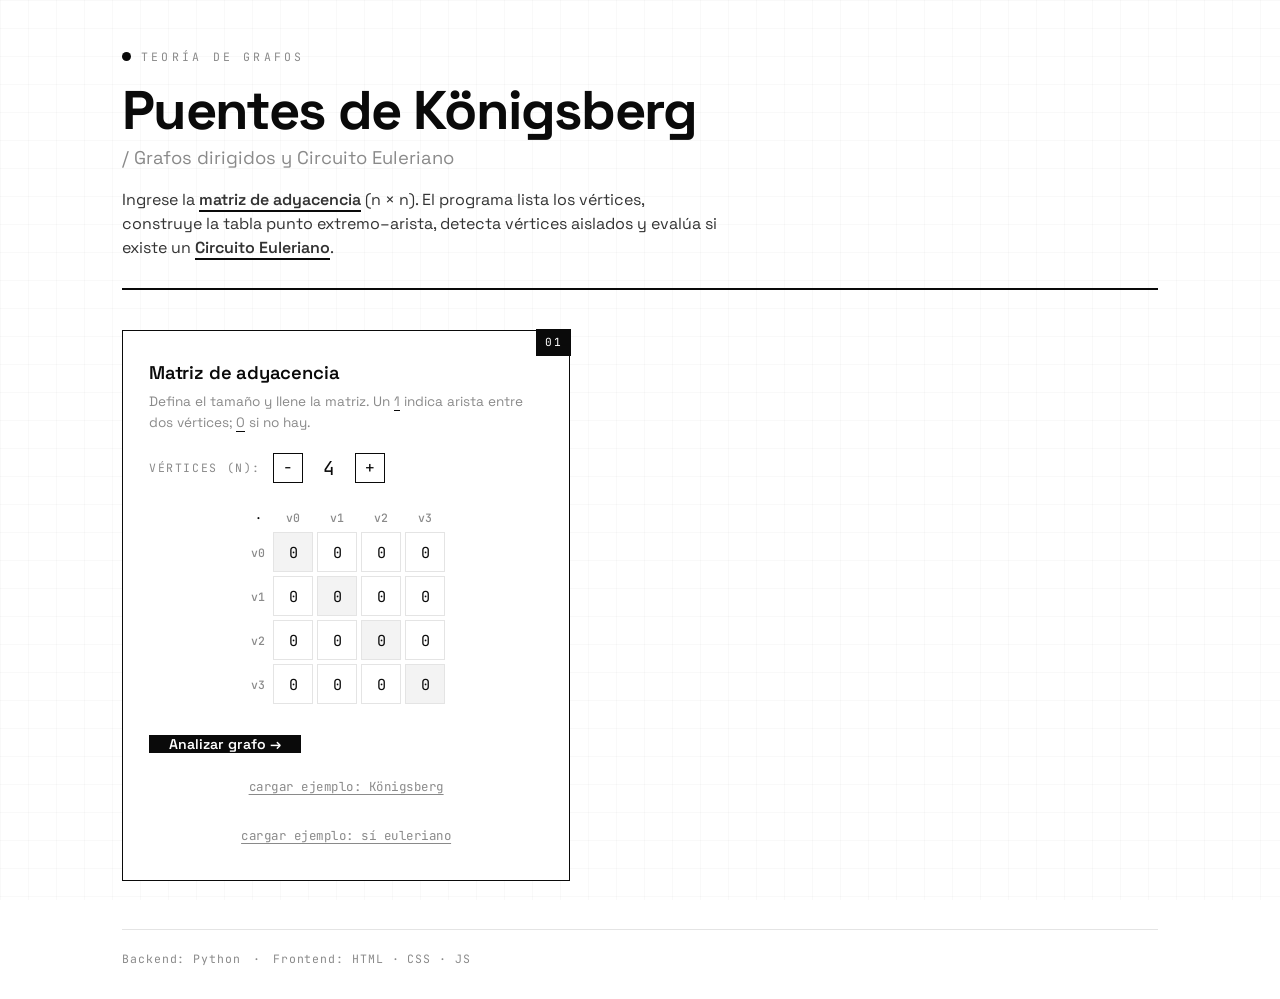
<file: index.html>
<!DOCTYPE html>
<html lang="es">
<head>
    <meta charset="UTF-8">
    <meta name="viewport" content="width=device-width, initial-scale=1.0">
    <title>Grafos Dirigidos · Puentes de Königsberg (Euler)</title>
    <link rel="stylesheet" href="static/css/style.css">
    <link href="https://fonts.googleapis.com/css2?family=Space+Grotesk:wght@400;500;600;700&family=JetBrains+Mono:wght@400;500&display=swap" rel="stylesheet">
</head>
<body>
    <div class="grid-bg"></div>

    <div class="wrap">
        <header class="masthead">
            <div class="mast-left">
                <span class="dot"></span>
                <span class="kicker">Teoría de Grafos</span>
            </div>
            <h1>Puentes de Königsberg<span class="h1-sub">/ Grafos dirigidos y Circuito Euleriano</span></h1>
            <p class="lede">Ingrese la <strong>matriz de adyacencia</strong> (n × n). El programa lista los vértices, construye la tabla punto extremo–arista, detecta vértices aislados y evalúa si existe un <strong>Circuito Euleriano</strong>.</p>
        </header>

        <div class="layout">
            <!-- IZQUIERDA: ENTRADA -->
            <section class="col col-input">
                <div class="block">
                    <div class="block-num">01</div>
                    <h2>Matriz de adyacencia</h2>
                    <p class="block-note">Defina el tamaño y llene la matriz. Un <em>1</em> indica arista entre dos vértices; <em>0</em> si no hay.</p>

                    <div class="size-row">
                        <label>Vértices (n):</label>
                        <button class="step" onclick="setSize(-1)">−</button>
                        <span id="sizeLabel" class="size-val">4</span>
                        <button class="step" onclick="setSize(1)">+</button>
                    </div>

                    <div class="matrix-holder">
                        <table class="matrix" id="matrix"></table>
                    </div>

                    <button class="solid-btn full" onclick="analizar()">Analizar grafo →</button>
                    <button class="line-btn ghost" onclick="cargarKonigsberg()">cargar ejemplo: Königsberg</button>
                    <button class="line-btn ghost" onclick="cargarEuler()">cargar ejemplo: sí euleriano</button>
                </div>
            </section>

            <!-- DERECHA: RESULTADOS -->
            <section class="col col-output">

                <div class="block block-diag hidden" id="diagBlock">
                    <div class="block-num">02</div>
                    <h2>Diagnóstico de Euler</h2>
                    <div class="verdict" id="verdict">
                        <span class="verdict-mark" id="verdictMark">—</span>
                        <span class="verdict-text" id="verdictText">—</span>
                    </div>
                    <p class="diag-body" id="diagBody"></p>
                </div>

                <div class="block hidden" id="vertBlock">
                    <div class="block-num">03</div>
                    <h2>Vértices y grados</h2>
                    <p class="mini" id="vgInfo"></p>
                    <table class="grados" id="gradosTable"></table>
                    <p class="mini" id="aisladosInfo"></p>
                </div>

                <div class="block hidden" id="edgeBlock">
                    <div class="block-num">04</div>
                    <h2>Función punto extremo–arista</h2>
                    <table class="edges" id="edgesTable"></table>
                </div>

            </section>
        </div>

        <footer class="foot">
            <span>Backend: Python</span>
            <span>·</span>
            <span>Frontend: HTML · CSS · JS</span>
        </footer>
    </div>

    <div class="snack hidden" id="snack"></div>

    <script src="static/js/app.js"></script>
</body>
</html>
</file>
<file: static/css/style.css>
:root {
    --ink: #0a0a0a;
    --paper: #ffffff;
    --mute: #8a8a8a;
    --line: #e4e4e4;
    --line-strong: #111;
    --hair: #d8d8d8;
    --accent: #0a0a0a;
    --mono: 'JetBrains Mono', ui-monospace, monospace;
    --sans: 'Space Grotesk', system-ui, sans-serif;
}

* { margin: 0; padding: 0; box-sizing: border-box; }

html { scroll-behavior: smooth; }

body {
    font-family: var(--sans);
    background: var(--paper);
    color: var(--ink);
    line-height: 1.5;
    -webkit-font-smoothing: antialiased;
    position: relative;
    min-height: 100vh;
}

/* subtle graph-paper grid */
.grid-bg {
    position: fixed;
    inset: 0;
    z-index: 0;
    background-image:
        linear-gradient(to right, rgba(0,0,0,0.025) 1px, transparent 1px),
        linear-gradient(to bottom, rgba(0,0,0,0.025) 1px, transparent 1px);
    background-size: 28px 28px;
    pointer-events: none;
    animation: gridIn 1.2s ease both;
}

@keyframes gridIn { from { opacity: 0; } to { opacity: 1; } }

.wrap {
    position: relative;
    z-index: 1;
    max-width: 1100px;
    margin: 0 auto;
    padding: 48px 32px 32px;
}

/* ---------- MASTHEAD ---------- */
.masthead {
    border-bottom: 2px solid var(--ink);
    padding-bottom: 28px;
    margin-bottom: 40px;
    animation: rise 0.7s ease both;
}

.mast-left {
    display: flex;
    align-items: center;
    gap: 10px;
    margin-bottom: 18px;
}

.dot {
    width: 9px; height: 9px;
    background: var(--ink);
    border-radius: 50%;
    animation: blink 2.4s ease-in-out infinite;
}

@keyframes blink { 0%,100% { opacity: 1; } 50% { opacity: 0.2; } }

.kicker {
    font-family: var(--mono);
    font-size: 0.72rem;
    letter-spacing: 0.28em;
    text-transform: uppercase;
    color: var(--mute);
}

h1 {
    font-size: clamp(2rem, 5vw, 3.4rem);
    font-weight: 700;
    letter-spacing: -0.03em;
    line-height: 1.02;
}

.h1-sub {
    display: block;
    font-size: clamp(0.9rem, 2vw, 1.15rem);
    font-weight: 400;
    color: var(--mute);
    letter-spacing: 0;
    margin-top: 10px;
}

.lede {
    margin-top: 20px;
    max-width: 60ch;
    color: #333;
    font-size: 1rem;
}

.lede strong { font-weight: 600; border-bottom: 2px solid var(--ink); }

/* ---------- LAYOUT ---------- */
.layout {
    display: grid;
    grid-template-columns: 0.9fr 1.1fr;
    gap: 40px;
    align-items: start;
}

.col { display: flex; flex-direction: column; gap: 32px; }

.block {
    position: relative;
    border: 1.5px solid var(--ink);
    padding: 28px 26px 26px;
    background: var(--paper);
    animation: rise 0.7s ease both;
}

.col-input .block:nth-child(1) { animation-delay: 0.08s; }
.col-input .block:nth-child(2) { animation-delay: 0.16s; }
.col-output .block:nth-child(1) { animation-delay: 0.12s; }

@keyframes rise {
    from { opacity: 0; transform: translateY(18px); }
    to { opacity: 1; transform: translateY(0); }
}

.block-num {
    position: absolute;
    top: -1.5px; right: -1.5px;
    background: var(--ink);
    color: var(--paper);
    font-family: var(--mono);
    font-size: 0.7rem;
    letter-spacing: 0.1em;
    padding: 5px 9px;
}

.block h2 {
    font-size: 1.15rem;
    font-weight: 600;
    letter-spacing: -0.01em;
    margin-bottom: 6px;
}

.block-note {
    font-size: 0.85rem;
    color: var(--mute);
    margin-bottom: 20px;
    max-width: 44ch;
}

.block-note em { font-style: normal; border-bottom: 1px solid var(--ink); }

@keyframes rowIn {
    from { opacity: 0; transform: translateX(-10px); }
    to { opacity: 1; transform: translateX(0); }
}

/* ---------- SIZE STEPPER ---------- */
.size-row {
    display: flex;
    align-items: center;
    gap: 12px;
    margin-bottom: 22px;
}
.size-row label {
    font-family: var(--mono);
    font-size: 0.72rem;
    letter-spacing: 0.14em;
    text-transform: uppercase;
    color: var(--mute);
}
.step {
    width: 30px; height: 30px;
    border: 1.5px solid var(--ink);
    background: var(--paper);
    color: var(--ink);
    font-family: var(--mono);
    font-size: 1rem;
    line-height: 1;
    cursor: pointer;
    transition: all 0.18s;
}
.step:hover { background: var(--ink); color: var(--paper); }
.size-val {
    font-family: var(--mono);
    font-size: 1.2rem;
    min-width: 28px;
    text-align: center;
}

/* ---------- ADJACENCY MATRIX ---------- */
.matrix-holder {
    overflow-x: auto;
    margin-bottom: 22px;
    padding-bottom: 4px;
}
.matrix {
    border-collapse: collapse;
    margin: 0 auto;
    animation: rowIn 0.35s ease both;
}
.matrix th {
    font-family: var(--mono);
    font-size: 0.72rem;
    color: var(--mute);
    font-weight: 500;
    padding: 4px 6px;
    text-align: center;
}
.matrix th.corner { color: var(--ink); }
.matrix td { padding: 2px; }
.matrix input {
    width: 40px; height: 40px;
    border: 1px solid var(--line);
    background: var(--paper);
    font-family: var(--mono);
    font-size: 0.95rem;
    color: var(--ink);
    text-align: center;
    outline: none;
    transition: all 0.16s;
}
.matrix input:focus {
    border-color: var(--ink);
    box-shadow: inset 0 0 0 1px var(--ink);
}
.matrix input.diag { background: #f3f3f3; }
.matrix input.on { background: var(--ink); color: var(--paper); }

/* ---------- VERDICT (Euler) ---------- */
.block-diag { }
.verdict {
    display: flex;
    align-items: center;
    gap: 14px;
    padding: 16px 0 14px;
    border-bottom: 2px solid var(--ink);
    margin-bottom: 16px;
}
.verdict-mark {
    width: 44px; height: 44px;
    display: flex;
    align-items: center;
    justify-content: center;
    border: 2px solid var(--ink);
    font-family: var(--mono);
    font-size: 1.5rem;
    font-weight: 700;
    flex-shrink: 0;
    animation: chipIn 0.4s ease both;
}
.verdict-mark.yes { background: var(--ink); color: var(--paper); }
.verdict-mark.no { background: var(--paper); color: var(--ink); }
.verdict-text {
    font-size: 1.05rem;
    font-weight: 600;
    letter-spacing: -0.01em;
}
.diag-body {
    font-size: 0.92rem;
    line-height: 1.65;
    color: #333;
}

/* ---------- RESULT TABLES ---------- */
.mini {
    font-family: var(--mono);
    font-size: 0.8rem;
    color: var(--mute);
    margin: 4px 0 14px;
    line-height: 1.6;
}
.mini b { color: var(--ink); }
.grados, .edges {
    width: 100%;
    border-collapse: collapse;
    margin: 6px 0 4px;
}
.grados th, .edges th {
    text-align: left;
    font-family: var(--mono);
    font-size: 0.64rem;
    letter-spacing: 0.16em;
    text-transform: uppercase;
    color: var(--mute);
    font-weight: 500;
    padding: 0 10px 9px 0;
    border-bottom: 1px solid var(--line);
}
.grados td, .edges td {
    font-family: var(--mono);
    font-size: 0.88rem;
    padding: 9px 10px 9px 0;
    border-bottom: 1px solid var(--line);
    animation: rowIn 0.3s ease both;
}
.grados td.par { color: var(--ink); }
.grados td.impar {
    color: var(--ink);
    font-weight: 600;
    border-bottom: 2px solid var(--ink);
}
.tag-impar {
    font-size: 0.66rem;
    border: 1px solid var(--ink);
    padding: 1px 6px;
    margin-left: 6px;
    letter-spacing: 0.08em;
}
.tag-aislado {
    font-size: 0.66rem;
    border: 1px dashed var(--mute);
    color: var(--mute);
    padding: 1px 6px;
    margin-left: 6px;
}

/* ---------- BUTTONS ---------- */
.line-btn {
    font-family: var(--mono);
    font-size: 0.78rem;
    letter-spacing: 0.04em;
    background: transparent;
    border: 1px dashed var(--hair);
    color: var(--ink);
    padding: 10px 14px;
    cursor: pointer;
    transition: all 0.2s;
    width: 100%;
}
.line-btn:hover { border-style: solid; border-color: var(--ink); background: #fafafa; }
.line-btn.ghost { margin-top: 12px; border: none; color: var(--mute); text-decoration: underline; text-underline-offset: 3px; }
.line-btn.ghost:hover { color: var(--ink); background: transparent; }

.query-row {
    display: flex;
    gap: 0;
    border: 1.5px solid var(--ink);
}

#query {
    flex: 1;
    border: none;
    background: transparent;
    font-family: var(--mono);
    font-size: 0.92rem;
    padding: 13px 14px;
    outline: none;
}
#query::placeholder { color: #bbb; }

.solid-btn {
    background: var(--ink);
    color: var(--paper);
    border: none;
    font-family: var(--sans);
    font-weight: 600;
    font-size: 0.88rem;
    padding: 0 20px;
    cursor: pointer;
    white-space: nowrap;
    transition: background 0.2s, letter-spacing 0.2s;
}
.solid-btn:hover { background: #333; letter-spacing: 0.03em; }

/* ---------- VISIBILITY ---------- */
.hidden { display: none !important; }

@keyframes chipIn { from { opacity: 0; transform: scale(0.8); } to { opacity: 1; transform: scale(1); } }

/* ---------- FOOTER / SNACK ---------- */
.foot {
    margin-top: 48px;
    padding-top: 20px;
    border-top: 1px solid var(--line);
    display: flex;
    gap: 12px;
    font-family: var(--mono);
    font-size: 0.72rem;
    color: var(--mute);
    letter-spacing: 0.08em;
}

.snack {
    position: fixed;
    bottom: 24px; left: 50%;
    transform: translateX(-50%);
    background: var(--ink);
    color: var(--paper);
    font-family: var(--mono);
    font-size: 0.82rem;
    padding: 12px 20px;
    z-index: 50;
    animation: snackIn 0.3s ease both;
}
@keyframes snackIn {
    from { opacity: 0; transform: translateX(-50%) translateY(16px); }
    to { opacity: 1; transform: translateX(-50%) translateY(0); }
}

/* ---------- RESPONSIVE ---------- */
@media (max-width: 860px) {
    .layout { grid-template-columns: 1fr; gap: 28px; }
    .wrap { padding: 32px 20px; }
}
</file>
